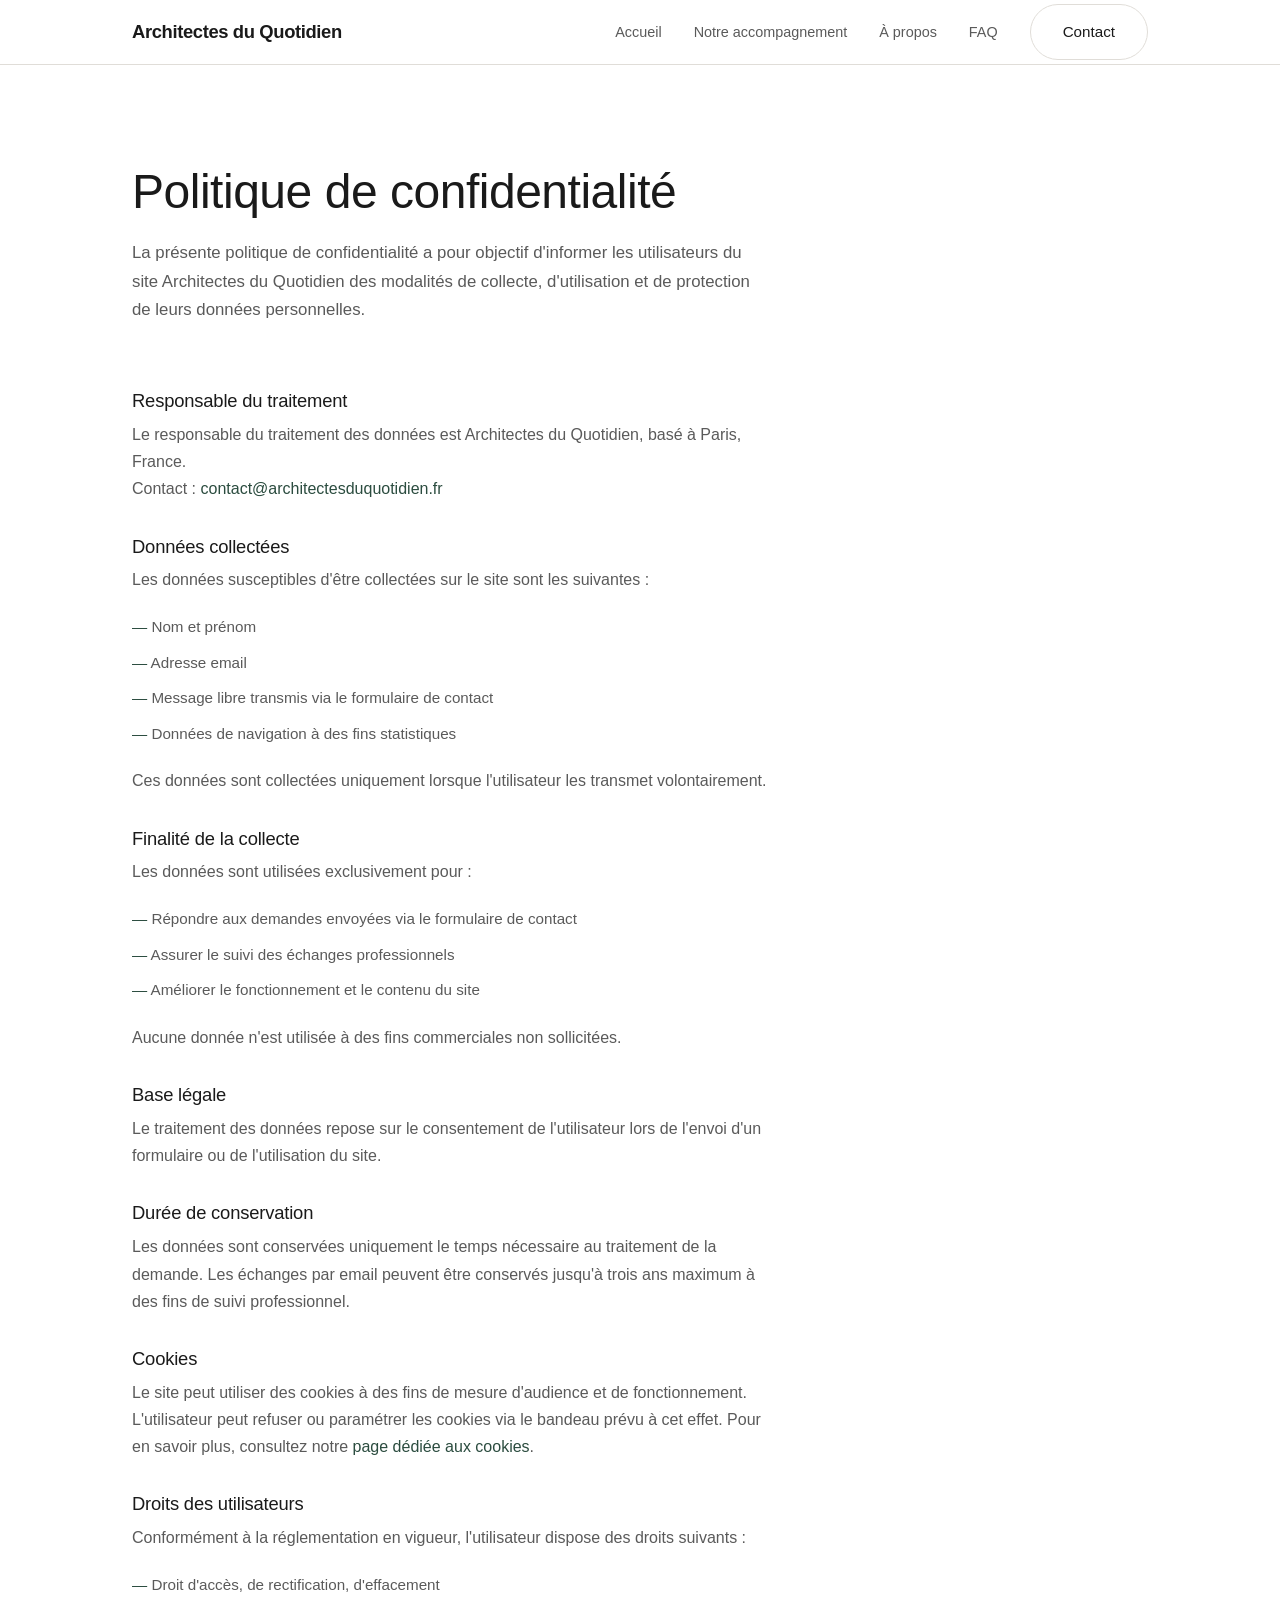
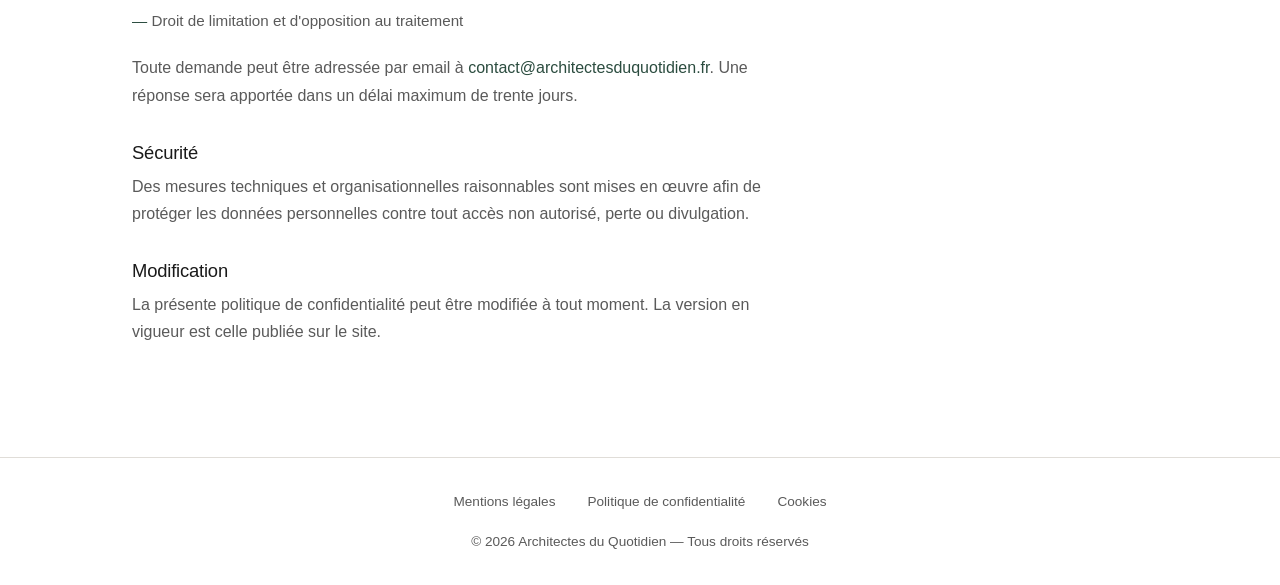
<file: confidentialite.html>
<!DOCTYPE html>
<html lang="fr">
<head>
  <meta charset="UTF-8">
  <meta name="viewport" content="width=device-width, initial-scale=1.0">
  <title>Politique de confidentialité — Architectes du Quotidien</title>
  <meta name="description" content="Politique de confidentialité du site Architectes du Quotidien.">
  <meta name="robots" content="noindex">
  <link rel="stylesheet" href="css/style.css">
</head>
<body>

  <header>
    <div class="container">
      <a href="index.html" class="logo">Architectes du Quotidien</a>
      <button class="nav-toggle" aria-label="Menu" aria-expanded="false">
        <span></span><span></span><span></span>
      </button>
      <nav>
        <a href="index.html#accueil">Accueil</a>
        <a href="index.html#offre">Notre accompagnement</a>
        <a href="index.html#a-propos">À propos</a>
        <a href="index.html#faq">FAQ</a>
        <a href="index.html#contact" class="btn btn-outline">Contact</a>
      </nav>
    </div>
  </header>

  <section class="legal-page">
    <div class="container">
      <h1>Politique de confidentialité</h1>
      <p class="legal-intro">
        La présente politique de confidentialité a pour objectif d'informer les utilisateurs du site
        Architectes du Quotidien des modalités de collecte, d'utilisation et de protection de leurs données personnelles.
      </p>

      <h3>Responsable du traitement</h3>
      <p>
        Le responsable du traitement des données est Architectes du Quotidien, basé à Paris, France.<br>
        Contact : <a href="mailto:contact@architectesduquotidien.fr">contact@architectesduquotidien.fr</a>
      </p>

      <h3>Données collectées</h3>
      <p>Les données susceptibles d'être collectées sur le site sont les suivantes :</p>
      <ul>
        <li>Nom et prénom</li>
        <li>Adresse email</li>
        <li>Message libre transmis via le formulaire de contact</li>
        <li>Données de navigation à des fins statistiques</li>
      </ul>
      <p>Ces données sont collectées uniquement lorsque l'utilisateur les transmet volontairement.</p>

      <h3>Finalité de la collecte</h3>
      <p>Les données sont utilisées exclusivement pour :</p>
      <ul>
        <li>Répondre aux demandes envoyées via le formulaire de contact</li>
        <li>Assurer le suivi des échanges professionnels</li>
        <li>Améliorer le fonctionnement et le contenu du site</li>
      </ul>
      <p>Aucune donnée n'est utilisée à des fins commerciales non sollicitées.</p>

      <h3>Base légale</h3>
      <p>
        Le traitement des données repose sur le consentement de l'utilisateur
        lors de l'envoi d'un formulaire ou de l'utilisation du site.
      </p>

      <h3>Durée de conservation</h3>
      <p>
        Les données sont conservées uniquement le temps nécessaire au traitement de la demande.
        Les échanges par email peuvent être conservés jusqu'à trois ans maximum à des fins de suivi professionnel.
      </p>

      <h3>Cookies</h3>
      <p>
        Le site peut utiliser des cookies à des fins de mesure d'audience et de fonctionnement.
        L'utilisateur peut refuser ou paramétrer les cookies via le bandeau prévu à cet effet.
        Pour en savoir plus, consultez notre <a href="cookies.html">page dédiée aux cookies</a>.
      </p>

      <h3>Droits des utilisateurs</h3>
      <p>Conformément à la réglementation en vigueur, l'utilisateur dispose des droits suivants :</p>
      <ul>
        <li>Droit d'accès, de rectification, d'effacement</li>
        <li>Droit de limitation et d'opposition au traitement</li>
      </ul>
      <p>
        Toute demande peut être adressée par email à
        <a href="mailto:contact@architectesduquotidien.fr">contact@architectesduquotidien.fr</a>.
        Une réponse sera apportée dans un délai maximum de trente jours.
      </p>

      <h3>Sécurité</h3>
      <p>
        Des mesures techniques et organisationnelles raisonnables sont mises en œuvre afin de protéger
        les données personnelles contre tout accès non autorisé, perte ou divulgation.
      </p>

      <h3>Modification</h3>
      <p>
        La présente politique de confidentialité peut être modifiée à tout moment.
        La version en vigueur est celle publiée sur le site.
      </p>
    </div>
  </section>

  <footer>
    <div class="container">
      <div class="footer-links">
        <a href="mentions-legales.html">Mentions légales</a>
        <a href="confidentialite.html">Politique de confidentialité</a>
        <a href="cookies.html">Cookies</a>
      </div>
      <p>&copy; 2026 Architectes du Quotidien — Tous droits réservés</p>
    </div>
  </footer>

  <script src="js/main.js"></script>
</body>
</html>
</file>
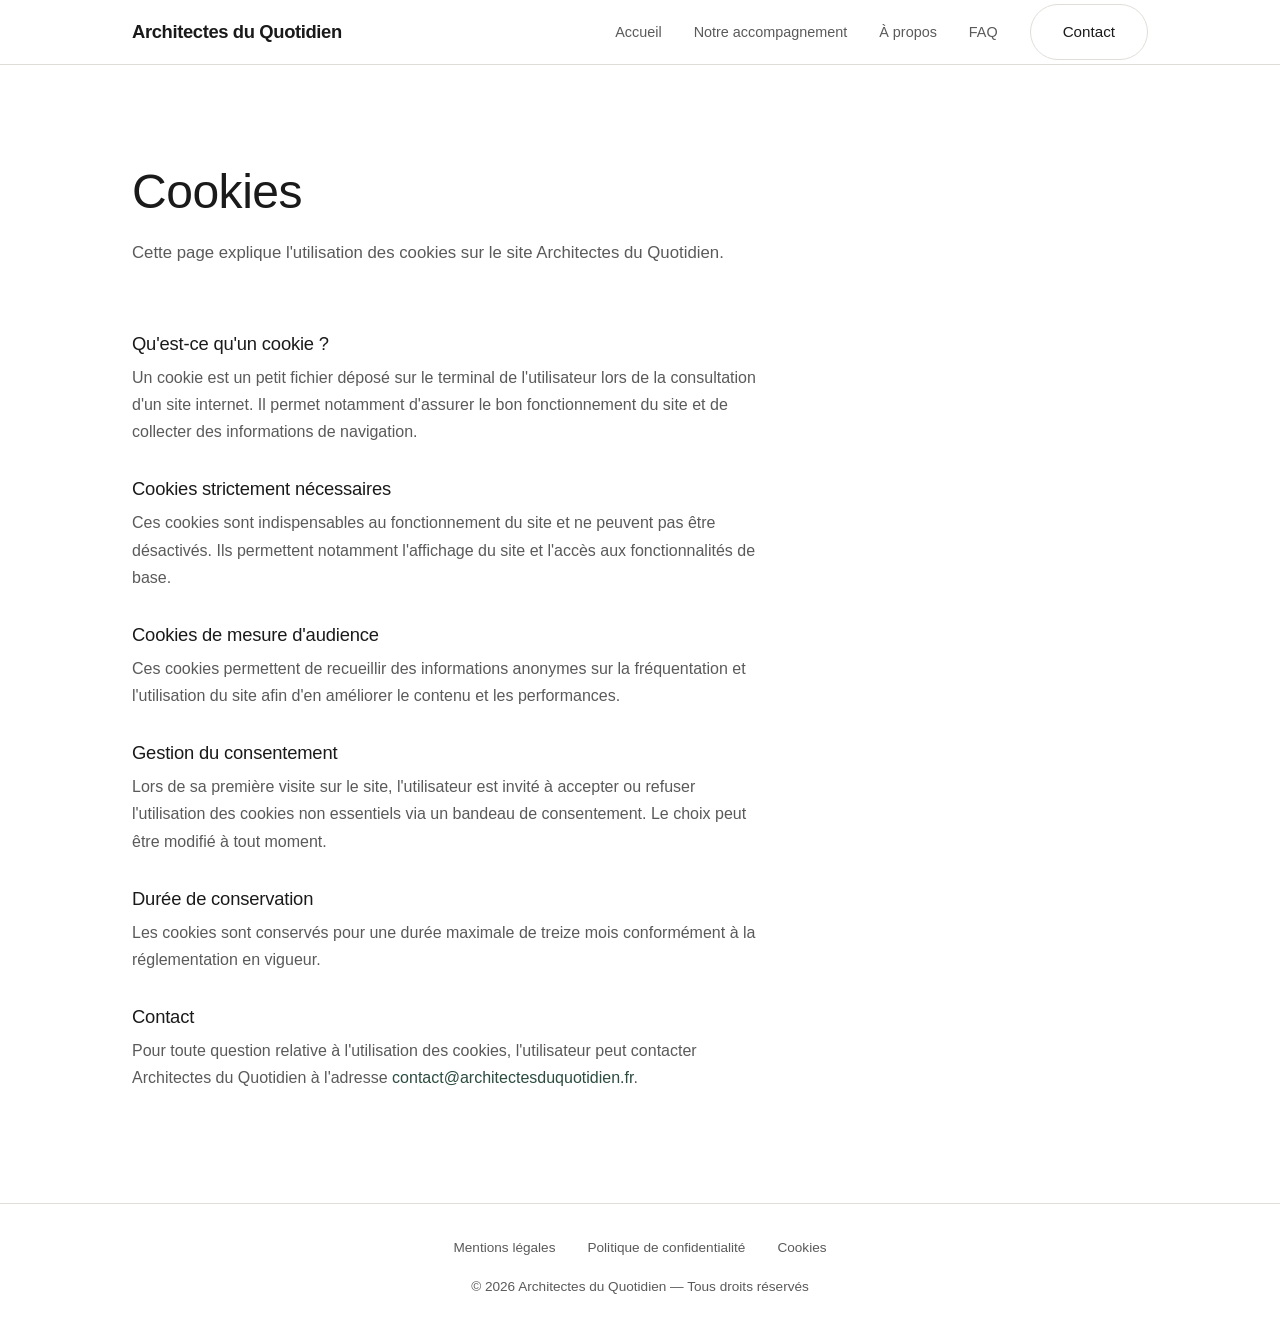
<file: cookies.html>
<!DOCTYPE html>
<html lang="fr">
<head>
  <meta charset="UTF-8">
  <meta name="viewport" content="width=device-width, initial-scale=1.0">
  <title>Cookies — Architectes du Quotidien</title>
  <meta name="description" content="Politique de cookies du site Architectes du Quotidien.">
  <meta name="robots" content="noindex">
  <link rel="stylesheet" href="css/style.css">
</head>
<body>

  <header>
    <div class="container">
      <a href="index.html" class="logo">Architectes du Quotidien</a>
      <button class="nav-toggle" aria-label="Menu" aria-expanded="false">
        <span></span><span></span><span></span>
      </button>
      <nav>
        <a href="index.html#accueil">Accueil</a>
        <a href="index.html#offre">Notre accompagnement</a>
        <a href="index.html#a-propos">À propos</a>
        <a href="index.html#faq">FAQ</a>
        <a href="index.html#contact" class="btn btn-outline">Contact</a>
      </nav>
    </div>
  </header>

  <section class="legal-page">
    <div class="container">
      <h1>Cookies</h1>
      <p class="legal-intro">
        Cette page explique l'utilisation des cookies sur le site Architectes du Quotidien.
      </p>

      <h3>Qu'est-ce qu'un cookie ?</h3>
      <p>
        Un cookie est un petit fichier déposé sur le terminal de l'utilisateur lors de la consultation
        d'un site internet. Il permet notamment d'assurer le bon fonctionnement du site et de collecter
        des informations de navigation.
      </p>

      <h3>Cookies strictement nécessaires</h3>
      <p>
        Ces cookies sont indispensables au fonctionnement du site et ne peuvent pas être désactivés.
        Ils permettent notamment l'affichage du site et l'accès aux fonctionnalités de base.
      </p>

      <h3>Cookies de mesure d'audience</h3>
      <p>
        Ces cookies permettent de recueillir des informations anonymes sur la fréquentation et l'utilisation
        du site afin d'en améliorer le contenu et les performances.
      </p>

      <h3>Gestion du consentement</h3>
      <p>
        Lors de sa première visite sur le site, l'utilisateur est invité à accepter ou refuser
        l'utilisation des cookies non essentiels via un bandeau de consentement.
        Le choix peut être modifié à tout moment.
      </p>

      <h3>Durée de conservation</h3>
      <p>
        Les cookies sont conservés pour une durée maximale de treize mois
        conformément à la réglementation en vigueur.
      </p>

      <h3>Contact</h3>
      <p>
        Pour toute question relative à l'utilisation des cookies, l'utilisateur peut contacter
        Architectes du Quotidien à l'adresse
        <a href="mailto:contact@architectesduquotidien.fr">contact@architectesduquotidien.fr</a>.
      </p>
    </div>
  </section>

  <footer>
    <div class="container">
      <div class="footer-links">
        <a href="mentions-legales.html">Mentions légales</a>
        <a href="confidentialite.html">Politique de confidentialité</a>
        <a href="cookies.html">Cookies</a>
      </div>
      <p>&copy; 2026 Architectes du Quotidien — Tous droits réservés</p>
    </div>
  </footer>

  <script src="js/main.js"></script>
</body>
</html>
</file>
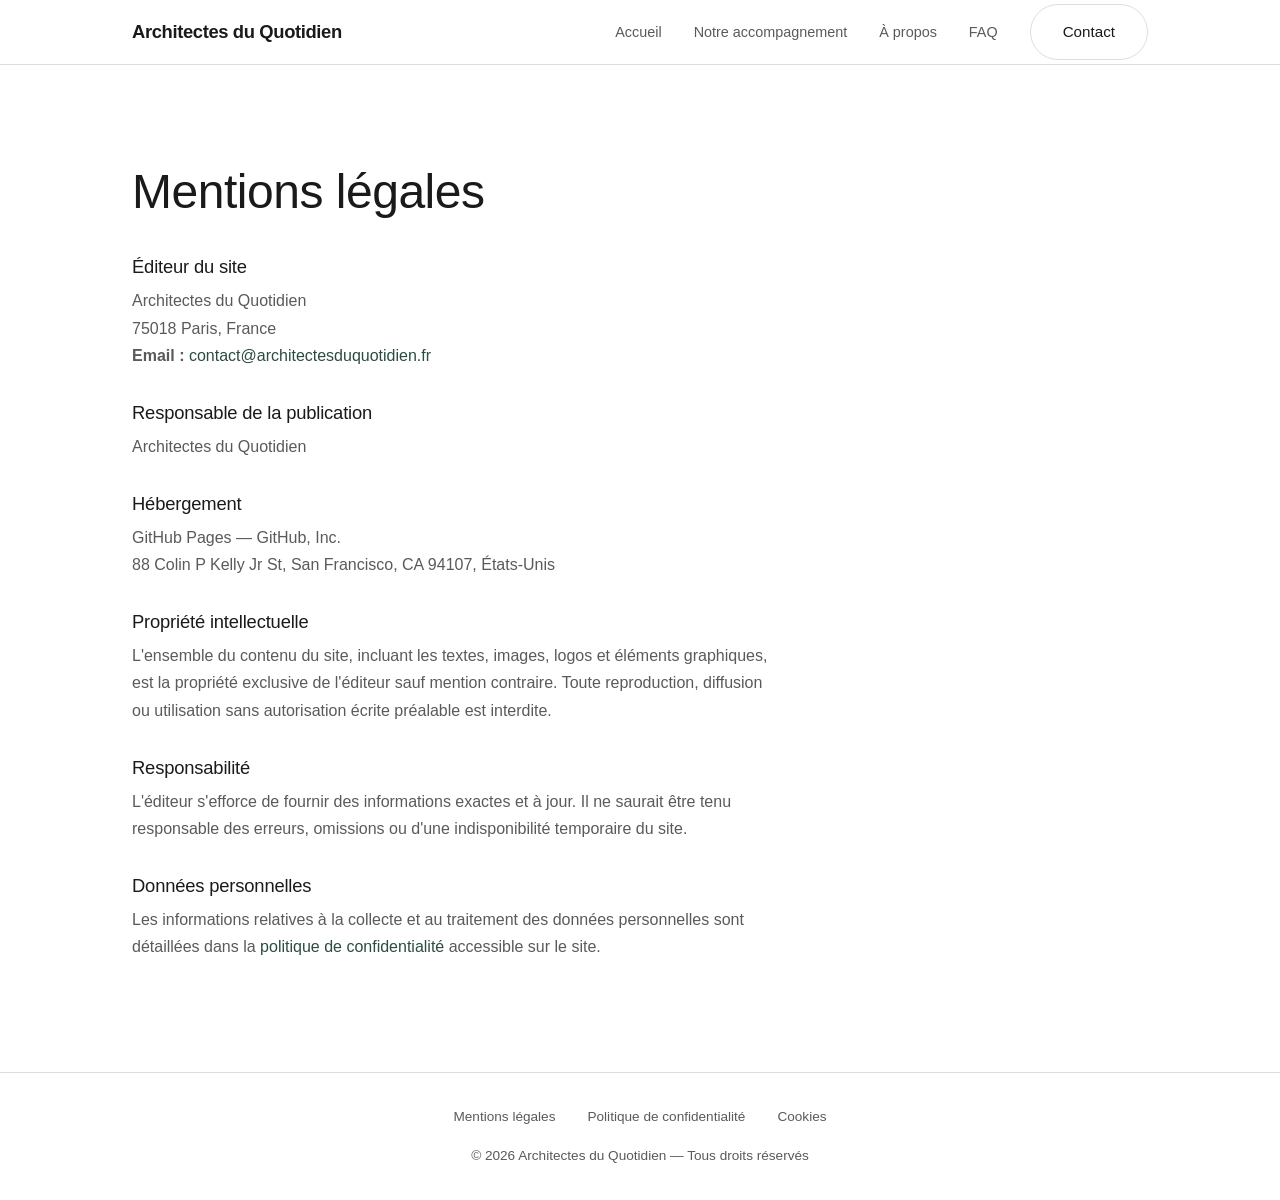
<file: mentions-legales.html>
<!DOCTYPE html>
<html lang="fr">
<head>
  <meta charset="UTF-8">
  <meta name="viewport" content="width=device-width, initial-scale=1.0">
  <title>Mentions légales — Architectes du Quotidien</title>
  <meta name="description" content="Mentions légales du site Architectes du Quotidien.">
  <meta name="robots" content="noindex">
  <link rel="stylesheet" href="css/style.css">
</head>
<body>

  <header>
    <div class="container">
      <a href="index.html" class="logo">Architectes du Quotidien</a>
      <button class="nav-toggle" aria-label="Menu" aria-expanded="false">
        <span></span><span></span><span></span>
      </button>
      <nav>
        <a href="index.html#accueil">Accueil</a>
        <a href="index.html#offre">Notre accompagnement</a>
        <a href="index.html#a-propos">À propos</a>
        <a href="index.html#faq">FAQ</a>
        <a href="index.html#contact" class="btn btn-outline">Contact</a>
      </nav>
    </div>
  </header>

  <section class="legal-page">
    <div class="container">
      <h1>Mentions légales</h1>

      <h3>Éditeur du site</h3>
      <p>
        Architectes du Quotidien<br>
        75018 Paris, France<br>
        <strong>Email :</strong> <a href="mailto:contact@architectesduquotidien.fr">contact@architectesduquotidien.fr</a>
      </p>

      <h3>Responsable de la publication</h3>
      <p>Architectes du Quotidien</p>

      <h3>Hébergement</h3>
      <p>
        GitHub Pages — GitHub, Inc.<br>
        88 Colin P Kelly Jr St, San Francisco, CA 94107, États-Unis
      </p>

      <h3>Propriété intellectuelle</h3>
      <p>
        L'ensemble du contenu du site, incluant les textes, images, logos et éléments graphiques,
        est la propriété exclusive de l'éditeur sauf mention contraire.
        Toute reproduction, diffusion ou utilisation sans autorisation écrite préalable est interdite.
      </p>

      <h3>Responsabilité</h3>
      <p>
        L'éditeur s'efforce de fournir des informations exactes et à jour.
        Il ne saurait être tenu responsable des erreurs, omissions ou d'une indisponibilité temporaire du site.
      </p>

      <h3>Données personnelles</h3>
      <p>
        Les informations relatives à la collecte et au traitement des données personnelles sont détaillées
        dans la <a href="confidentialite.html">politique de confidentialité</a> accessible sur le site.
      </p>
    </div>
  </section>

  <footer>
    <div class="container">
      <div class="footer-links">
        <a href="mentions-legales.html">Mentions légales</a>
        <a href="confidentialite.html">Politique de confidentialité</a>
        <a href="cookies.html">Cookies</a>
      </div>
      <p>&copy; 2026 Architectes du Quotidien — Tous droits réservés</p>
    </div>
  </footer>

  <script src="js/main.js"></script>
</body>
</html>
</file>
<file: css/style.css>
/* ============================================
   VARIABLES & RESET
   ============================================ */

:root {
  --color-bg: #ffffff;
  --color-bg-alt: #f7f7f5;
  --color-text: #1a1a1a;
  --color-text-light: #5a5a5a;
  --color-accent: #2b4c3f;
  --color-accent-light: #3a6b56;
  --color-border: #e0ddd8;
  --color-input-bg: #fafaf8;
  --font-main: "Inter", -apple-system, BlinkMacSystemFont, "Segoe UI", Roboto, sans-serif;
  --font-serif: "Georgia", "Times New Roman", serif;
  --max-width: 1080px;
  --space-xs: 0.5rem;
  --space-sm: 1rem;
  --space-md: 2rem;
  --space-lg: 4rem;
  --space-xl: 6rem;
}

*,
*::before,
*::after {
  margin: 0;
  padding: 0;
  box-sizing: border-box;
}

html {
  scroll-behavior: smooth;
  font-size: 16px;
}

body {
  font-family: var(--font-main);
  color: var(--color-text);
  background: var(--color-bg);
  line-height: 1.7;
  -webkit-font-smoothing: antialiased;
}

img {
  max-width: 100%;
  display: block;
}

a {
  color: var(--color-accent);
  text-decoration: none;
  transition: color 0.2s;
}

a:hover {
  color: var(--color-accent-light);
}

/* ============================================
   TYPOGRAPHY
   ============================================ */

h1, h2, h3 {
  font-weight: 500;
  line-height: 1.3;
  letter-spacing: -0.01em;
}

h1 {
  font-size: clamp(2rem, 4vw, 3rem);
}

h2 {
  font-size: clamp(1.5rem, 3vw, 2.2rem);
  margin-bottom: var(--space-md);
}

h3 {
  font-size: 1.15rem;
  margin-bottom: var(--space-xs);
}

p {
  color: var(--color-text-light);
  max-width: 640px;
}

/* ============================================
   LAYOUT
   ============================================ */

.container {
  max-width: var(--max-width);
  margin: 0 auto;
  padding: 0 var(--space-md);
}

section {
  padding: var(--space-xl) 0;
}

section.alt {
  background: var(--color-bg-alt);
}

/* ============================================
   HEADER & NAV
   ============================================ */

header {
  position: sticky;
  top: 0;
  z-index: 100;
  background: rgba(255, 255, 255, 0.95);
  backdrop-filter: blur(8px);
  border-bottom: 1px solid var(--color-border);
}

header .container {
  display: flex;
  align-items: center;
  justify-content: space-between;
  height: 64px;
}

.logo {
  font-size: 1.15rem;
  font-weight: 600;
  color: var(--color-text);
  letter-spacing: -0.02em;
}

nav {
  display: flex;
  gap: var(--space-md);
  align-items: center;
}

nav a {
  color: var(--color-text-light);
  font-size: 0.9rem;
  transition: color 0.2s;
}

nav a:hover,
nav a.active {
  color: var(--color-text);
}

.nav-toggle {
  display: none;
  background: none;
  border: none;
  cursor: pointer;
  padding: var(--space-xs);
}

.nav-toggle span {
  display: block;
  width: 22px;
  height: 2px;
  background: var(--color-text);
  margin: 5px 0;
  transition: transform 0.3s, opacity 0.3s;
}

/* ============================================
   HERO
   ============================================ */

.hero {
  padding: var(--space-xl) 0;
  min-height: 70vh;
  display: flex;
  align-items: center;
}

.hero .container {
  display: grid;
  grid-template-columns: 1fr 1fr;
  gap: var(--space-lg);
  align-items: center;
}

.hero-content {
  max-width: 540px;
}

.hero-image {
  width: 100%;
  height: 420px;
  object-fit: cover;
  border-radius: 24px;
}

.hero h1 {
  margin-bottom: var(--space-sm);
}

.hero p {
  font-size: 1.15rem;
  margin-bottom: var(--space-md);
}

.hero .subtitle {
  font-family: var(--font-serif);
  font-style: italic;
  color: var(--color-accent);
  font-size: 1.1rem;
  margin-bottom: var(--space-md);
}

/* ============================================
   BUTTONS
   ============================================ */

.btn {
  display: inline-block;
  padding: 0.85rem 2rem;
  font-size: 0.95rem;
  font-weight: 500;
  border: none;
  border-radius: 50px;
  cursor: pointer;
  transition: background 0.2s, transform 0.1s;
}

.btn:active {
  transform: scale(0.98);
}

.btn-primary {
  background: var(--color-accent);
  color: #fff;
}

.btn-primary:hover {
  background: var(--color-accent-light);
  color: #fff;
}

.btn-outline {
  background: transparent;
  border: 1px solid var(--color-border);
  color: var(--color-text);
}

.btn-outline:hover {
  border-color: var(--color-accent);
  color: var(--color-accent);
}

/* ============================================
   BENEFITS GRID
   ============================================ */

.benefits-grid {
  display: grid;
  grid-template-columns: repeat(auto-fit, minmax(280px, 1fr));
  gap: var(--space-md);
  margin-top: var(--space-md);
}

.benefit-card {
  padding: var(--space-md);
  border: 1px solid var(--color-border);
  border-radius: 20px;
  background: var(--color-bg);
}

.benefit-card .icon {
  font-size: 1.8rem;
  margin-bottom: var(--space-sm);
  color: var(--color-accent);
}

.benefit-card h3 {
  color: var(--color-text);
}

.benefit-card p {
  font-size: 0.95rem;
}

/* ============================================
   OFFRE
   ============================================ */

.use-cases {
  display: grid;
  grid-template-columns: repeat(auto-fit, minmax(300px, 1fr));
  gap: var(--space-md);
  margin: var(--space-md) 0;
}

.use-case {
  padding: var(--space-md);
  background: var(--color-bg);
  border-radius: 20px;
  border: 1px solid var(--color-border);
}

.use-case h3 {
  color: var(--color-accent);
  font-size: 1rem;
  letter-spacing: 0.02em;
}

.use-case p {
  font-size: 0.9rem;
}

.inclus-grid {
  display: grid;
  grid-template-columns: 1fr 1fr;
  gap: var(--space-md);
  margin: var(--space-md) 0;
}

.inclus-list,
.exclus-list {
  padding: var(--space-md);
  border-radius: 20px;
}

.inclus-list {
  background: var(--color-bg-alt);
  border: 1px solid var(--color-border);
  border-radius: 20px;
}

.exclus-list {
  background: var(--color-bg);
  border: 1px solid var(--color-border);
  border-radius: 20px;
}

.inclus-list h3,
.exclus-list h3 {
  margin-bottom: var(--space-sm);
}

.inclus-list ul,
.exclus-list ul {
  list-style: none;
  padding: 0;
}

.inclus-list li,
.exclus-list li {
  padding: 0.4rem 0;
  font-size: 0.95rem;
  color: var(--color-text-light);
}

.inclus-list li::before {
  content: "✓ ";
  color: var(--color-accent);
  font-weight: 600;
}

.exclus-list li::before {
  content: "— ";
  color: var(--color-text-light);
}

.modalites {
  margin-top: var(--space-lg);
}

.modalites h3 {
  margin-bottom: var(--space-md);
}

.steps-grid {
  display: grid;
  grid-template-columns: repeat(auto-fit, minmax(220px, 1fr));
  gap: var(--space-md);
}

.step-card {
  padding: var(--space-md);
  border: 1px solid var(--color-border);
  border-radius: 20px;
  background: var(--color-bg-alt);
  text-align: center;
}

.step-number {
  display: inline-flex;
  align-items: center;
  justify-content: center;
  width: 44px;
  height: 44px;
  border-radius: 50%;
  background: var(--color-accent);
  color: #fff;
  font-size: 1.1rem;
  font-weight: 600;
  margin-bottom: var(--space-sm);
}

.step-card h4 {
  font-size: 1.05rem;
  font-weight: 600;
  margin-bottom: var(--space-xs);
  color: var(--color-text);
}

.step-card p {
  font-size: 0.9rem;
  max-width: none;
}

.steps-cta {
  text-align: center;
  margin-top: var(--space-md);
}

/* ============================================
   À PROPOS
   ============================================ */

.about-blocks {
  display: grid;
  gap: var(--space-lg);
  margin-top: var(--space-md);
}

.about-block h3 {
  color: var(--color-accent);
  font-size: 1.1rem;
  margin-bottom: var(--space-xs);
}

.about-block p {
  font-size: 0.95rem;
}

/* ============================================
   FAQ
   ============================================ */

.faq-list {
  max-width: 700px;
  margin-top: var(--space-md);
}

.faq-item {
  border-bottom: 1px solid var(--color-border);
  padding: var(--space-sm) 0;
}

.faq-question {
  display: flex;
  justify-content: space-between;
  align-items: center;
  cursor: pointer;
  background: none;
  border: none;
  width: 100%;
  text-align: left;
  font-size: 1rem;
  font-weight: 500;
  color: var(--color-text);
  padding: var(--space-xs) 0;
  font-family: var(--font-main);
}

.faq-question::after {
  content: "+";
  font-size: 1.2rem;
  color: var(--color-text-light);
  transition: transform 0.3s;
  flex-shrink: 0;
  margin-left: var(--space-sm);
}

.faq-item.open .faq-question::after {
  content: "−";
}

.faq-answer {
  max-height: 0;
  overflow: hidden;
  transition: max-height 0.3s ease;
}

.faq-answer p {
  padding: var(--space-xs) 0 var(--space-sm);
  font-size: 0.95rem;
}

/* ============================================
   CONTACT
   ============================================ */

.contact-intro {
  margin-bottom: var(--space-md);
}

.contact-intro p {
  font-size: 1rem;
}

.contact-grid {
  display: grid;
  grid-template-columns: 1fr 1fr;
  gap: var(--space-lg);
  align-items: start;
}

.contact-form {
  display: flex;
  flex-direction: column;
  gap: var(--space-sm);
}

.form-group {
  display: flex;
  flex-direction: column;
  gap: 0.3rem;
}

.form-group label {
  font-size: 0.85rem;
  font-weight: 500;
  color: var(--color-text);
}

.form-group input,
.form-group textarea,
.form-group select {
  padding: 0.75rem 1rem;
  border: 1px solid var(--color-border);
  border-radius: 12px;
  font-family: var(--font-main);
  font-size: 0.95rem;
  background: var(--color-input-bg);
  transition: border-color 0.2s;
  color: var(--color-text);
}

.form-group input:focus,
.form-group textarea:focus,
.form-group select:focus {
  outline: none;
  border-color: var(--color-accent);
}

.form-group textarea {
  min-height: 140px;
  resize: vertical;
}

.form-note {
  font-size: 0.85rem;
  color: var(--color-text-light);
  font-style: italic;
  margin-top: var(--space-xs);
}

.contact-info {
  padding: var(--space-md);
  background: var(--color-bg-alt);
  border-radius: 20px;
}

.contact-info h3 {
  margin-bottom: var(--space-sm);
}

.contact-info p {
  font-size: 0.95rem;
  margin-bottom: var(--space-sm);
}

.contact-info a {
  font-weight: 500;
}

.form-success {
  display: none;
  padding: var(--space-md);
  background: var(--color-bg-alt);
  border: 1px solid var(--color-accent);
  border-radius: 20px;
  text-align: center;
}

.form-success.visible {
  display: block;
}

.form-success p {
  max-width: none;
  color: var(--color-accent);
  font-weight: 500;
}

/* ============================================
   FOOTER
   ============================================ */

footer {
  border-top: 1px solid var(--color-border);
  padding: var(--space-md) 0;
  text-align: center;
}

.footer-links {
  display: flex;
  justify-content: center;
  gap: var(--space-md);
  margin-bottom: var(--space-sm);
  flex-wrap: wrap;
}

.footer-links a {
  font-size: 0.85rem;
  color: var(--color-text-light);
}

.footer-links a:hover {
  color: var(--color-accent);
}

footer p {
  font-size: 0.85rem;
  color: var(--color-text-light);
  max-width: none;
}

/* ============================================
   LEGAL PAGES
   ============================================ */

.legal-page {
  padding: var(--space-xl) 0;
  min-height: 60vh;
}

.legal-page h1 {
  margin-bottom: var(--space-sm);
}

.legal-page .legal-intro {
  font-size: 1.05rem;
  margin-bottom: var(--space-lg);
}

.legal-page h3 {
  color: var(--color-text);
  margin-top: var(--space-md);
  margin-bottom: var(--space-xs);
}

.legal-page p {
  margin-bottom: var(--space-sm);
}

.legal-page ul {
  list-style: none;
  padding: 0;
  margin-bottom: var(--space-sm);
}

.legal-page li {
  padding: 0.3rem 0;
  color: var(--color-text-light);
  font-size: 0.95rem;
}

.legal-page li::before {
  content: "— ";
  color: var(--color-accent);
}

/* ============================================
   CTA SECTION
   ============================================ */

.cta-section {
  text-align: center;
  padding: var(--space-xl) 0;
}

.cta-section h2 {
  margin-bottom: var(--space-sm);
}

.cta-section p {
  max-width: 500px;
  margin: 0 auto var(--space-md);
}

/* ============================================
   MOBILE
   ============================================ */

@media (max-width: 768px) {
  .nav-toggle {
    display: block;
  }

  nav {
    position: fixed;
    top: 64px;
    left: 0;
    right: 0;
    background: var(--color-bg);
    flex-direction: column;
    padding: var(--space-md);
    gap: var(--space-sm);
    border-bottom: 1px solid var(--color-border);
    transform: translateY(-120%);
    transition: transform 0.3s ease;
  }

  nav.open {
    transform: translateY(0);
  }

  nav a {
    font-size: 1rem;
    padding: var(--space-xs) 0;
  }

  .hero {
    min-height: 50vh;
    padding: var(--space-lg) 0;
  }

  .hero .container {
    grid-template-columns: 1fr;
  }

  .hero-image {
    height: 280px;
    order: -1;
  }

  .inclus-grid {
    grid-template-columns: 1fr;
  }

  .contact-grid {
    grid-template-columns: 1fr;
  }

  section {
    padding: var(--space-lg) 0;
  }
}

@media (max-width: 480px) {
  :root {
    --space-md: 1.5rem;
    --space-lg: 3rem;
    --space-xl: 4rem;
  }

  .benefits-grid {
    grid-template-columns: 1fr;
  }

  .use-cases {
    grid-template-columns: 1fr;
  }
}
</file>
